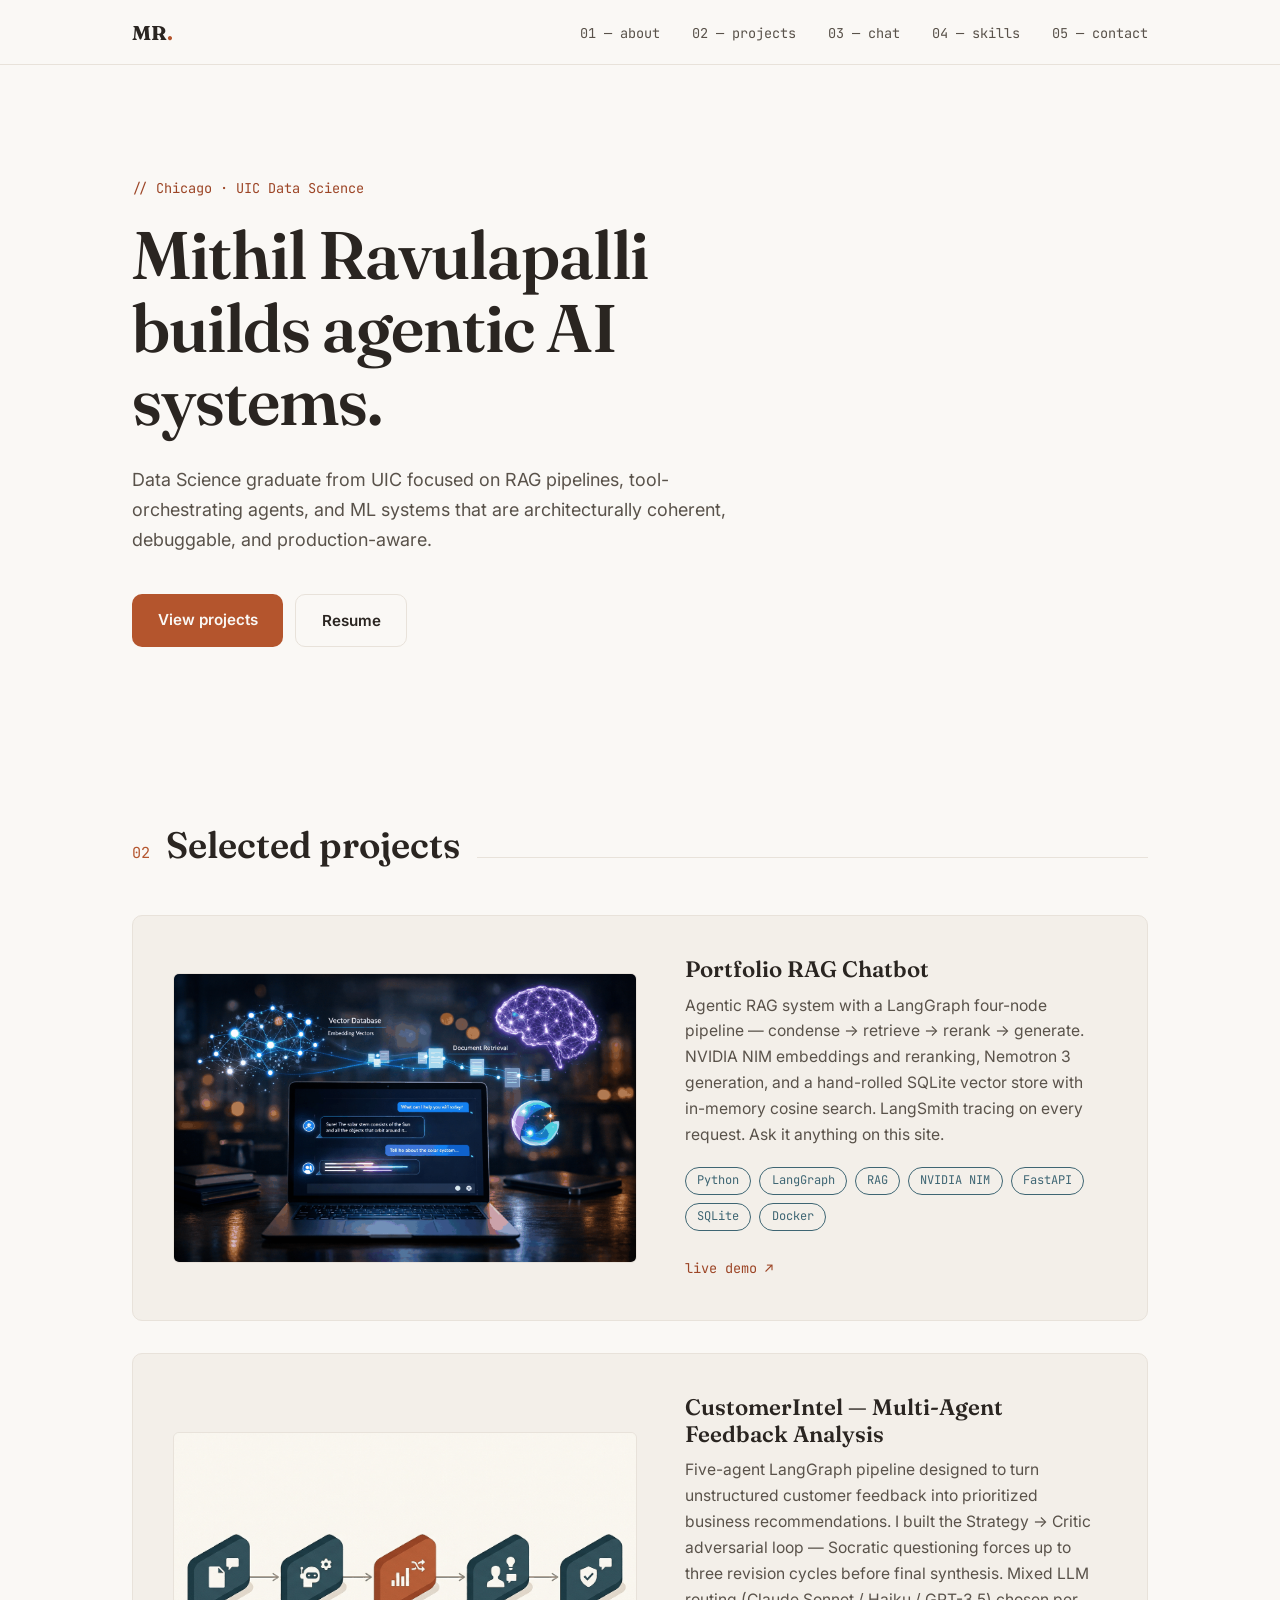
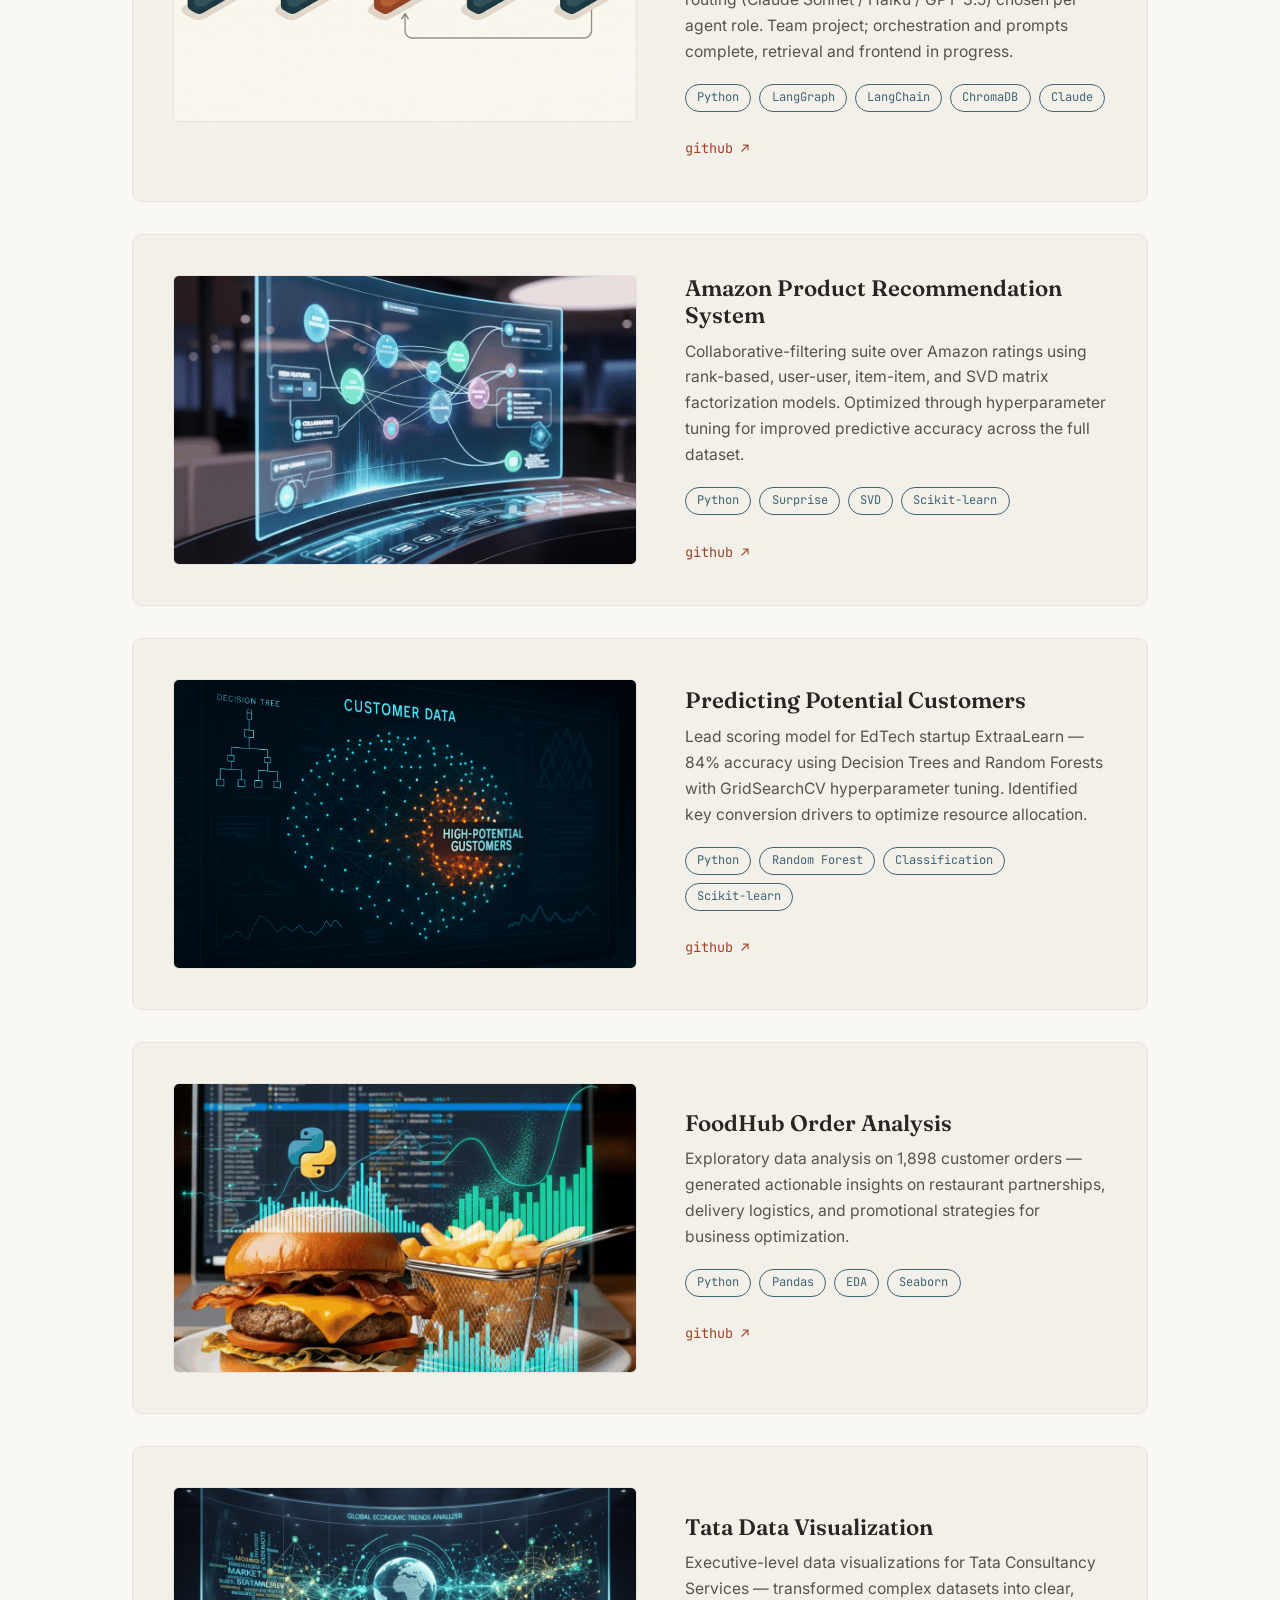
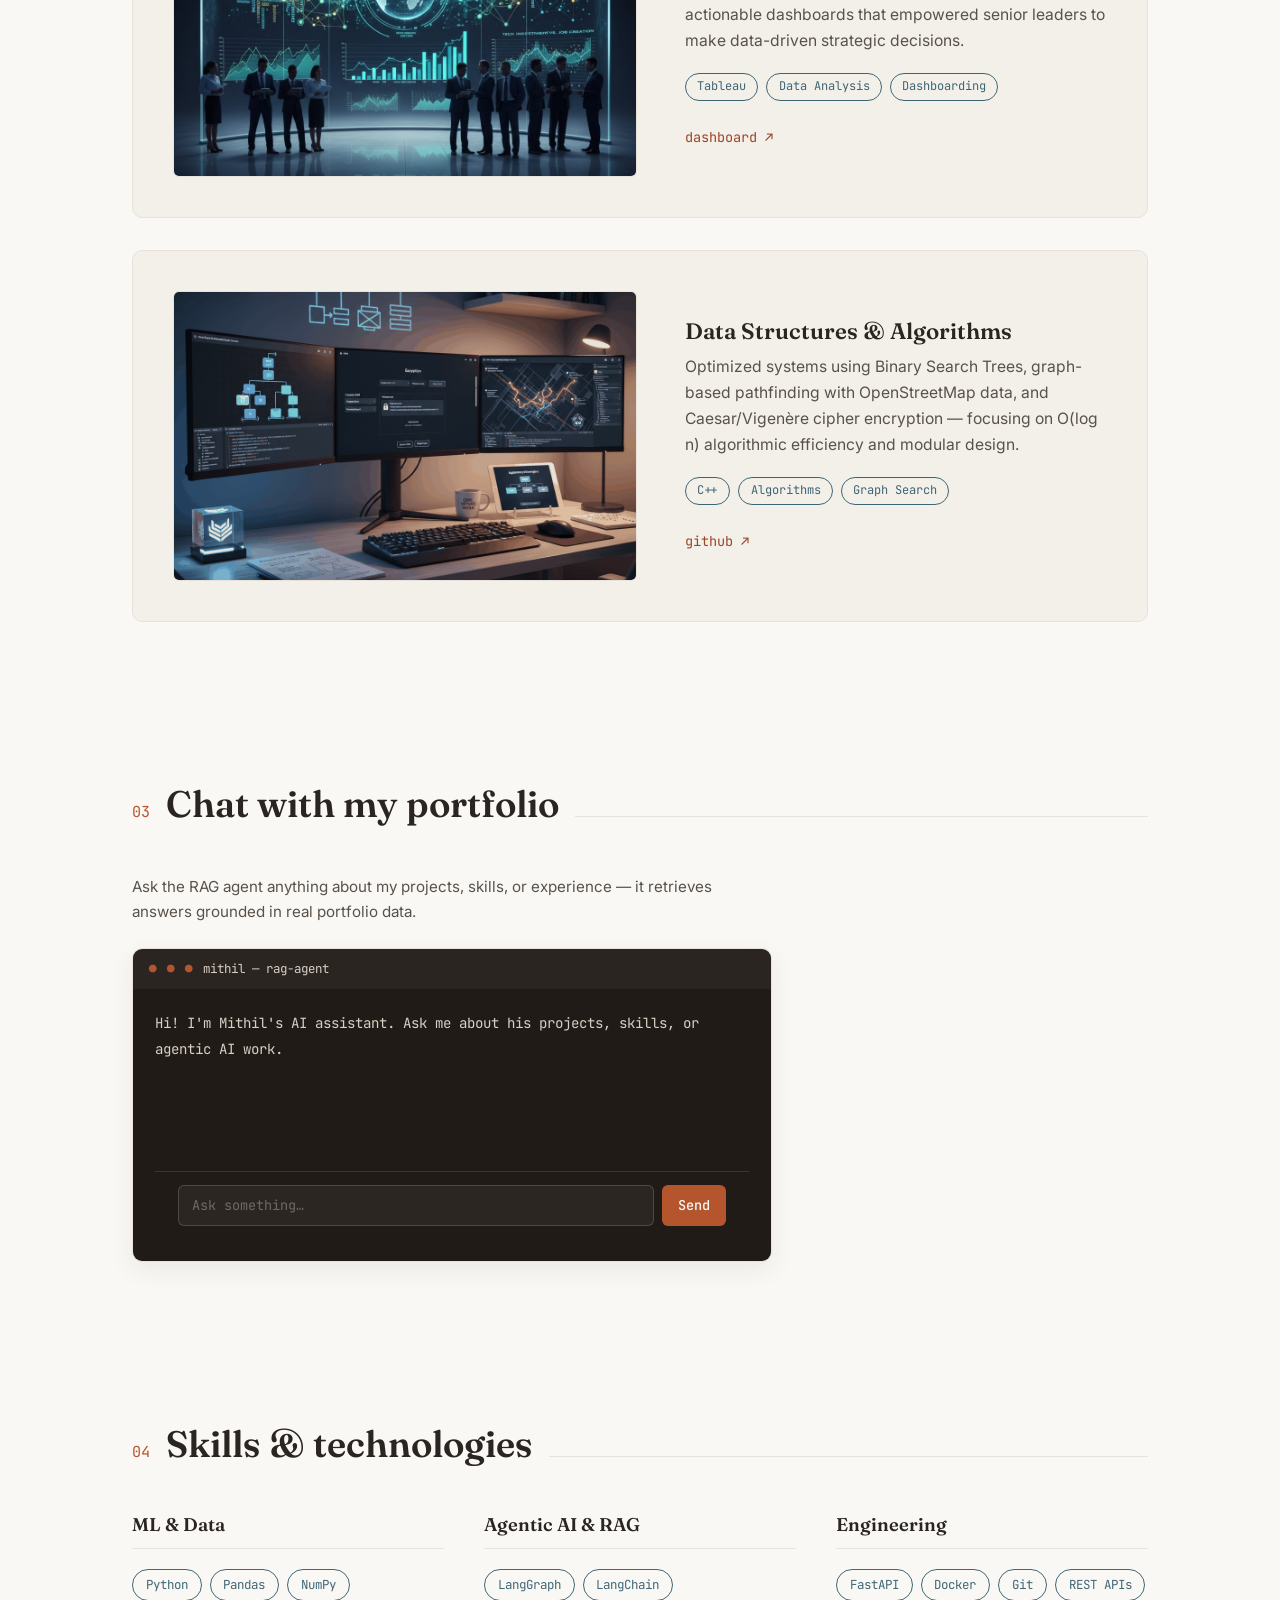
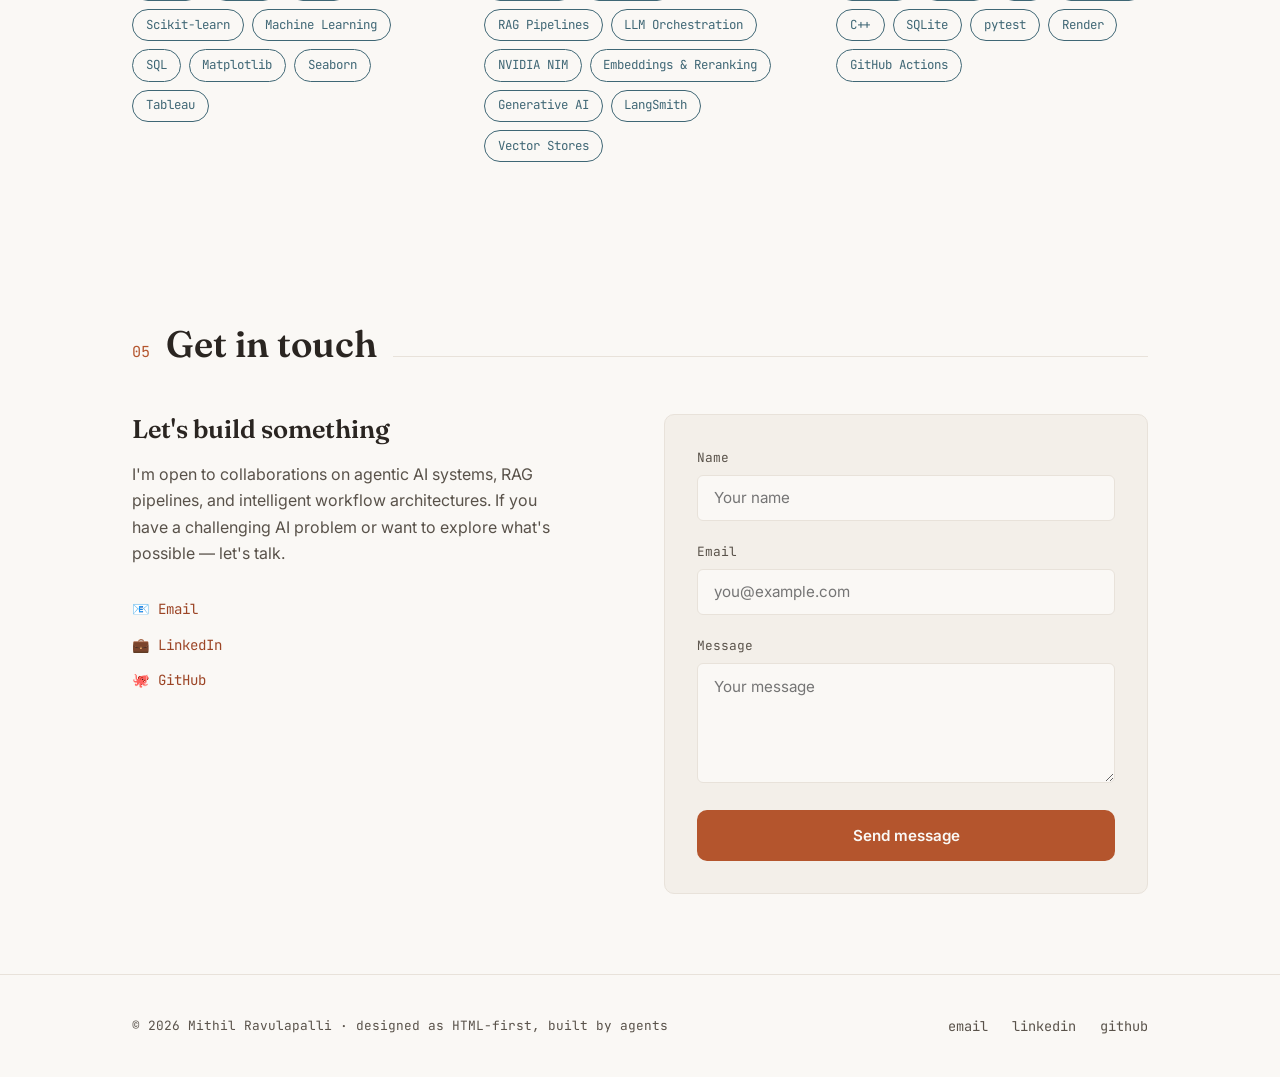
<file: index.html>
<!DOCTYPE html>
<html lang="en">

<head>
    <meta charset="UTF-8">
    <meta name="viewport" content="width=device-width, initial-scale=1.0">
    <title>Mithil Ravulapalli — Data Science Graduate & Agentic AI Builder</title>
    <meta name="description"
        content="Portfolio of Mithil Ravulapalli — Data Science graduate from UIC Chicago building agentic AI systems, RAG pipelines, and ML workflows.">

    <!-- Fonts: Fraunces (headings), Inter (body), JetBrains Mono (tech details) -->
    <link rel="preconnect" href="https://fonts.googleapis.com">
    <link rel="preconnect" href="https://fonts.gstatic.com" crossorigin>
    <link
        href="https://fonts.googleapis.com/css2?family=Fraunces:opsz,wght@9..144,600;9..144,700&family=Inter:wght@400;500;600&family=JetBrains+Mono:wght@400;500&display=swap"
        rel="stylesheet">

    <link rel="stylesheet" href="assets/css/style.css">

    <!-- Social sharing -->
    <meta property="og:title" content="Mithil Ravulapalli — Data Science Graduate & Agentic AI Builder">
    <meta property="og:description"
        content="Portfolio of Mithil Ravulapalli — agentic AI systems, RAG pipelines, and ML workflows.">
    <meta property="og:type" content="website">
    <meta property="og:url" content="https://mithil0723.github.io/">
    <meta property="og:image" content="https://mithil0723.github.io/project%20images/CustomerIntel.png">
    <meta name="twitter:card" content="summary_large_image">
</head>

<body>
    <!-- Skip to main content (a11y) -->
    <a href="#main" class="skip-link">Skip to main content</a>

    <!-- ============ NAV ============ -->
    <header>
        <div class="wrap">
            <nav>
                <a class="logo" href="#">MR<span>.</span></a>
                <ul class="nav-links" id="nav-links">
                    <li><a href="#about">01 — about</a></li>
                    <li><a href="#projects">02 — projects</a></li>
                    <li><a href="#chat">03 — chat</a></li>
                    <li><a href="#skills">04 — skills</a></li>
                    <li><a href="#contact">05 — contact</a></li>
                </ul>
                <div class="hamburger" id="hamburger" aria-label="Toggle navigation menu" role="button" tabindex="0">
                    <span class="bar"></span>
                    <span class="bar"></span>
                    <span class="bar"></span>
                </div>
            </nav>
        </div>
    </header>

    <!-- ============ MAIN ============ -->
    <main id="main" class="wrap">

        <!-- ============ HERO (asymmetric, editorial) ============ -->
        <section class="hero" id="about">
            <span class="kicker">// Chicago · UIC Data Science</span>
            <h1>Mithil Ravulapalli builds agentic AI systems.</h1>
            <p>Data Science graduate from UIC focused on RAG pipelines, tool-orchestrating agents, and ML systems
                that are architecturally coherent, debuggable, and production-aware.</p>
            <div class="hero-buttons">
                <a class="btn btn-primary" href="#projects">View projects</a>
                <a class="btn btn-ghost" href="assets/documents/resume.pdf" target="_blank">Resume</a>
            </div>
        </section>

        <!-- ============ 02 — PROJECTS (case-study rows) ============ -->
        <section id="projects">
            <div class="sec-head">
                <span class="sec-num">02</span>
                <h2>Selected projects</h2>
            </div>
            <div class="projects-stack">

                <!-- Project 1: RAG Chatbot -->
                <article class="project reveal">
                    <div class="shot">
                        <img loading="lazy" src="project images/RAG.png"
                            alt="Screenshot of the RAG AI Chatbot showing retrieval-augmented generation pipeline">
                    </div>
                    <div>
                        <h3>Portfolio RAG Chatbot</h3>
                        <p>Agentic RAG system with a LangGraph four-node pipeline — condense → retrieve → rerank →
                            generate. NVIDIA NIM embeddings and reranking, Nemotron 3 generation, and a hand-rolled
                            SQLite vector store with in-memory cosine search. LangSmith tracing on every request.
                            Ask it anything on this site.</p>
                        <div class="chips">
                            <span class="chip">Python</span>
                            <span class="chip">LangGraph</span>
                            <span class="chip">RAG</span>
                            <span class="chip">NVIDIA NIM</span>
                            <span class="chip">FastAPI</span>
                            <span class="chip">SQLite</span>
                            <span class="chip">Docker</span>
                        </div>
                        <div class="links">
                            <a href="#chat">live demo ↗</a>
                        </div>
                    </div>
                </article>

                <!-- Project 2: CustomerIntel -->
                <article class="project reveal">
                    <div class="shot">
                        <img loading="lazy" src="project images/CustomerIntel.png"
                            alt="Screenshot of CustomerIntel multi-agent system architecture showing five-agent LangGraph pipeline">
                    </div>
                    <div>
                        <h3>CustomerIntel — Multi-Agent Feedback Analysis</h3>
                        <p>Five-agent LangGraph pipeline designed to turn unstructured customer feedback into
                            prioritized business recommendations. I built the Strategy → Critic adversarial loop —
                            Socratic questioning forces up to three revision cycles before final synthesis. Mixed LLM
                            routing (Claude Sonnet / Haiku / GPT-3.5) chosen per agent role. Team project; orchestration
                            and prompts complete, retrieval and frontend in progress.</p>
                        <div class="chips">
                            <span class="chip">Python</span>
                            <span class="chip">LangGraph</span>
                            <span class="chip">LangChain</span>
                            <span class="chip">ChromaDB</span>
                            <span class="chip">Claude</span>
                        </div>
                        <div class="links">
                            <a href="https://github.com/Mithil0723/CustomerIntel" target="_blank"
                                rel="noopener">github ↗</a>
                        </div>
                    </div>
                </article>

                <!-- Project 3: Recommendation System -->
                <article class="project reveal">
                    <div class="shot">
                        <img loading="lazy" src="project images/Recommendation.png"
                            alt="Screenshot of the Amazon Product Recommendation System showing collaborative filtering results">
                    </div>
                    <div>
                        <h3>Amazon Product Recommendation System</h3>
                        <p>Collaborative-filtering suite over Amazon ratings using rank-based, user-user, item-item,
                            and SVD matrix factorization models. Optimized through hyperparameter tuning for improved
                            predictive accuracy across the full dataset.</p>
                        <div class="chips">
                            <span class="chip">Python</span>
                            <span class="chip">Surprise</span>
                            <span class="chip">SVD</span>
                            <span class="chip">Scikit-learn</span>
                        </div>
                        <div class="links">
                            <a href="https://github.com/Mithil0723/Recommendation-System" target="_blank"
                                rel="noopener">github ↗</a>
                        </div>
                    </div>
                </article>

                <!-- Project 4: Predictive Analysis -->
                <article class="project reveal">
                    <div class="shot">
                        <img loading="lazy" src="project images/Predictive analysis.png"
                            alt="Screenshot of the lead scoring model showing 84% accuracy with decision tree visualization">
                    </div>
                    <div>
                        <h3>Predicting Potential Customers</h3>
                        <p>Lead scoring model for EdTech startup ExtraaLearn — 84% accuracy using Decision Trees and
                            Random Forests with GridSearchCV hyperparameter tuning. Identified key conversion drivers
                            to optimize resource allocation.</p>
                        <div class="chips">
                            <span class="chip">Python</span>
                            <span class="chip">Random Forest</span>
                            <span class="chip">Classification</span>
                            <span class="chip">Scikit-learn</span>
                        </div>
                        <div class="links">
                            <a href="https://github.com/Mithil0723/Predicting-Potential-Customers" target="_blank"
                                rel="noopener">github ↗</a>
                        </div>
                    </div>
                </article>

                <!-- Project 5: FoodHub Analysis -->
                <article class="project reveal">
                    <div class="shot">
                        <img loading="lazy" src="project images/FoodHub.png"
                            alt="Screenshot of the FoodHub order analysis showing data visualizations and insights">
                    </div>
                    <div>
                        <h3>FoodHub Order Analysis</h3>
                        <p>Exploratory data analysis on 1,898 customer orders — generated actionable insights on
                            restaurant partnerships, delivery logistics, and promotional strategies for business
                            optimization.</p>
                        <div class="chips">
                            <span class="chip">Python</span>
                            <span class="chip">Pandas</span>
                            <span class="chip">EDA</span>
                            <span class="chip">Seaborn</span>
                        </div>
                        <div class="links">
                            <a href="https://github.com/Mithil0723/Food-Hub-Order-Analysis" target="_blank"
                                rel="noopener">github ↗</a>
                        </div>
                    </div>
                </article>

                <!-- Project 6: Tata Data Visualization -->
                <article class="project reveal">
                    <div class="shot">
                        <img loading="lazy" src="project images/tata.jpg"
                            alt="Screenshot of the Tata data visualization dashboard with executive insights">
                    </div>
                    <div>
                        <h3>Tata Data Visualization</h3>
                        <p>Executive-level data visualizations for Tata Consultancy Services — transformed complex
                            datasets into clear, actionable dashboards that empowered senior leaders to make
                            data-driven strategic decisions.</p>
                        <div class="chips">
                            <span class="chip">Tableau</span>
                            <span class="chip">Data Analysis</span>
                            <span class="chip">Dashboarding</span>
                        </div>
                        <div class="links">
                            <a href="https://lookerstudio.google.com/reporting/f6717d30-9776-40eb-8e11-dbb543bf7399"
                                target="_blank" rel="noopener">dashboard ↗</a>
                        </div>
                    </div>
                </article>

                <!-- Project 7: DSA -->
                <article class="project reveal">
                    <div class="shot">
                        <img loading="lazy" src="project images/DSA.png"
                            alt="Screenshot of data structures and algorithms implementations">
                    </div>
                    <div>
                        <h3>Data Structures & Algorithms</h3>
                        <p>Optimized systems using Binary Search Trees, graph-based pathfinding with OpenStreetMap
                            data, and Caesar/Vigenère cipher encryption — focusing on O(log n) algorithmic efficiency
                            and modular design.</p>
                        <div class="chips">
                            <span class="chip">C++</span>
                            <span class="chip">Algorithms</span>
                            <span class="chip">Graph Search</span>
                        </div>
                        <div class="links">
                            <a href="https://github.com/Mithil0723/DSA" target="_blank" rel="noopener">github ↗</a>
                        </div>
                    </div>
                </article>

            </div>
        </section>

        <!-- ============ 03 — CHAT (terminal-framed live demo) ============ -->
        <section id="chat">
            <div class="sec-head">
                <span class="sec-num">03</span>
                <h2>Chat with my portfolio</h2>
            </div>
            <div class="chat-section-inner">
                <p style="color: var(--ink-muted); margin-bottom: 1.5rem; font-size: .95rem;">
                    Ask the RAG agent anything about my projects, skills, or experience — it retrieves answers
                    grounded in real portfolio data.
                </p>
                <div class="terminal">
                    <div class="term-bar">mithil — rag-agent</div>
                    <div class="term-body">
                        <div id="chat-messages" class="chat-messages">
                            <div class="a">Hi! I'm Mithil's AI assistant. Ask me about his projects, skills, or
                                agentic AI work.</div>
                        </div>
                        <div class="chat-input-wrap">
                            <input type="text" id="chat-input" placeholder="Ask something…"
                                aria-label="Type a message to the AI assistant">
                            <button id="send-btn" aria-label="Send message">Send</button>
                        </div>
                    </div>
                </div>
            </div>
        </section>

        <!-- ============ 04 — SKILLS (three columns, mono chips) ============ -->
        <section id="skills">
            <div class="sec-head">
                <span class="sec-num">04</span>
                <h2>Skills & technologies</h2>
            </div>
            <div class="skills-columns">
                <div class="skill-col">
                    <h3>ML & Data</h3>
                    <div class="skill-chips">
                        <span class="skill-chip">Python</span>
                        <span class="skill-chip">Pandas</span>
                        <span class="skill-chip">NumPy</span>
                        <span class="skill-chip">Scikit-learn</span>
                        <span class="skill-chip">Machine Learning</span>
                        <span class="skill-chip">SQL</span>
                        <span class="skill-chip">Matplotlib</span>
                        <span class="skill-chip">Seaborn</span>
                        <span class="skill-chip">Tableau</span>
                    </div>
                </div>
                <div class="skill-col">
                    <h3>Agentic AI & RAG</h3>
                    <div class="skill-chips">
                        <span class="skill-chip">LangGraph</span>
                        <span class="skill-chip">LangChain</span>
                        <span class="skill-chip">RAG Pipelines</span>
                        <span class="skill-chip">LLM Orchestration</span>
                        <span class="skill-chip">NVIDIA NIM</span>
                        <span class="skill-chip">Embeddings &amp; Reranking</span>
                        <span class="skill-chip">Generative AI</span>
                        <span class="skill-chip">LangSmith</span>
                        <span class="skill-chip">Vector Stores</span>
                    </div>
                </div>
                <div class="skill-col">
                    <h3>Engineering</h3>
                    <div class="skill-chips">
                        <span class="skill-chip">FastAPI</span>
                        <span class="skill-chip">Docker</span>
                        <span class="skill-chip">Git</span>
                        <span class="skill-chip">REST APIs</span>
                        <span class="skill-chip">C++</span>
                        <span class="skill-chip">SQLite</span>
                        <span class="skill-chip">pytest</span>
                        <span class="skill-chip">Render</span>
                        <span class="skill-chip">GitHub Actions</span>
                    </div>
                </div>
            </div>
        </section>

        <!-- ============ 05 — CONTACT ============ -->
        <section id="contact">
            <div class="sec-head">
                <span class="sec-num">05</span>
                <h2>Get in touch</h2>
            </div>
            <div class="contact-grid">
                <div class="contact-info">
                    <h3>Let's build something</h3>
                    <p>
                        I'm open to collaborations on agentic AI systems, RAG pipelines,
                        and intelligent workflow architectures. If you have a challenging
                        AI problem or want to explore what's possible — let's talk.
                    </p>
                    <div class="social-links">
                        <a href="mailto:vsm.ravulapalli@gmail.com" class="social-link">📧 Email</a>
                        <a href="https://www.linkedin.com/in/mithil-ravulapalli/" class="social-link"
                            target="_blank" rel="noopener">💼 LinkedIn</a>
                        <a href="https://github.com/Mithil0723" class="social-link" target="_blank"
                            rel="noopener">🐙 GitHub</a>
                    </div>
                </div>
                <div class="contact-form-container">
                    <form action="https://formspree.io/f/xjkkerbj" method="POST" class="contact-form">
                        <div class="form-group">
                            <label for="contact-name">Name</label>
                            <input type="text" id="contact-name" name="name" placeholder="Your name" required>
                        </div>
                        <div class="form-group">
                            <label for="contact-email">Email</label>
                            <input type="email" id="contact-email" name="email" placeholder="you@example.com"
                                required>
                        </div>
                        <div class="form-group">
                            <label for="contact-message">Message</label>
                            <textarea id="contact-message" name="message" placeholder="Your message"
                                required></textarea>
                        </div>
                        <button type="submit" class="btn btn-primary">Send message</button>
                    </form>
                </div>
            </div>
        </section>

    </main>

    <!-- ============ FOOTER ============ -->
    <footer>
        <div class="wrap">
            <div class="footer-inner">
                <span>© 2026 Mithil Ravulapalli · designed as HTML-first, built by agents</span>
                <div class="footer-socials">
                    <a href="mailto:vsm.ravulapalli@gmail.com">email</a>
                    <a href="https://www.linkedin.com/in/mithil-ravulapalli/" target="_blank"
                        rel="noopener">linkedin</a>
                    <a href="https://github.com/Mithil0723" target="_blank" rel="noopener">github</a>
                </div>
            </div>
        </div>
    </footer>

    <script src="frontend-helpers.js"></script>
    <script src="assets/js/script.js"></script>
</body>

</html>
</file>
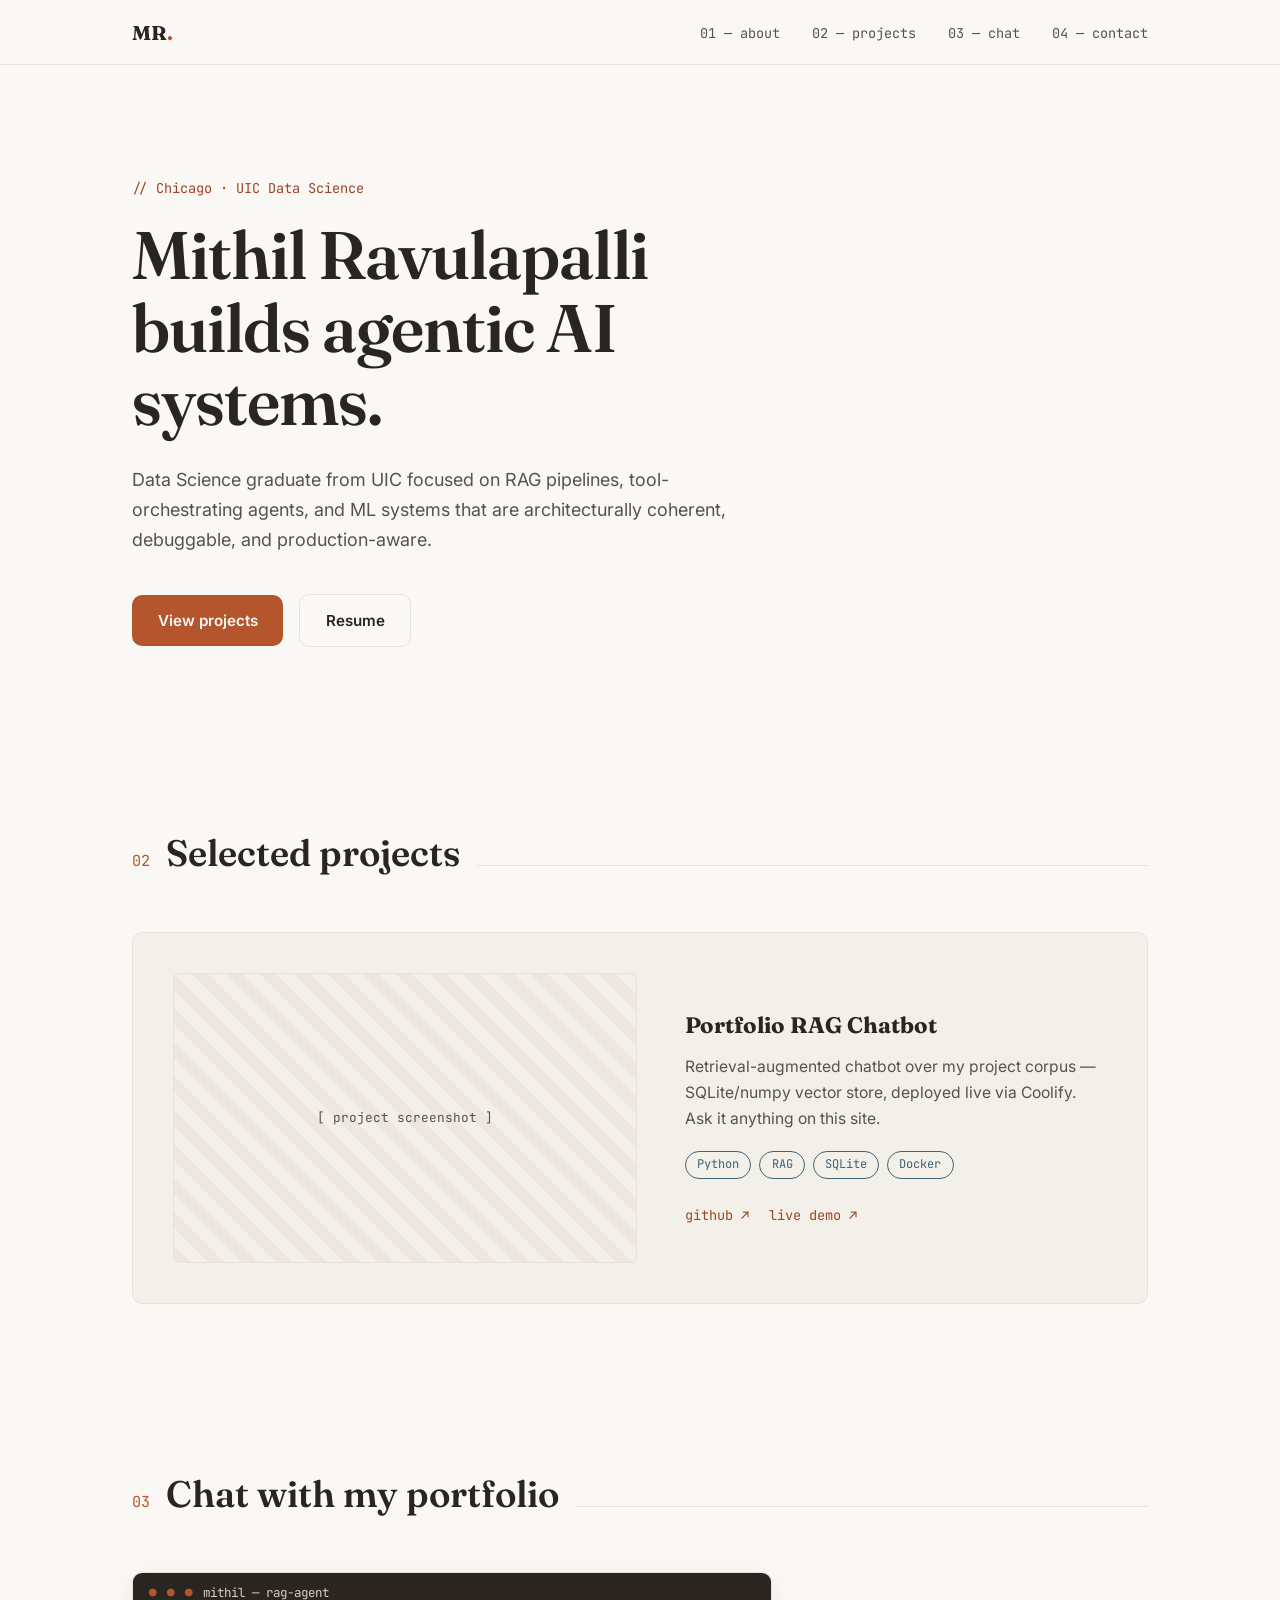
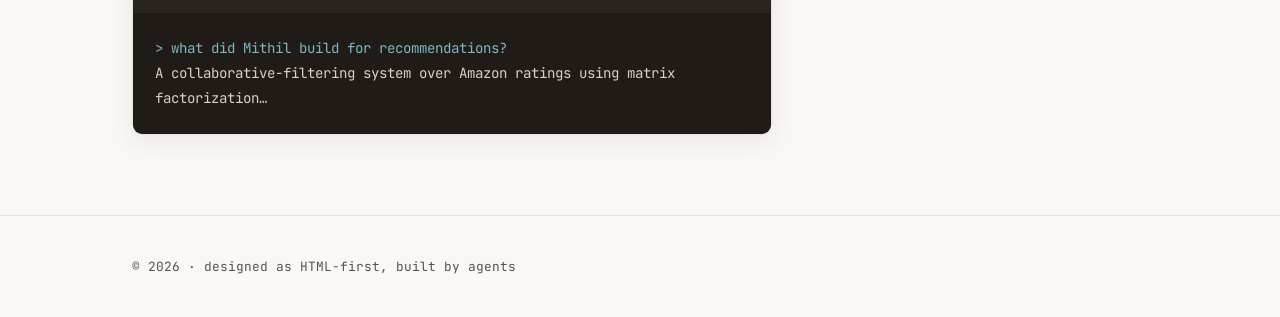
<file: design-mockup.html>
<!DOCTYPE html>
<html lang="en">
<head>
<meta charset="UTF-8">
<meta name="viewport" content="width=device-width, initial-scale=1.0">
<title>Design Mockup — Makeover Target (see DESIGN_BRIEF.md)</title>
<link rel="preconnect" href="https://fonts.googleapis.com">
<link rel="preconnect" href="https://fonts.gstatic.com" crossorigin>
<link href="https://fonts.googleapis.com/css2?family=Fraunces:opsz,wght@9..144,600;9..144,700&family=Inter:wght@400;500;600&family=JetBrains+Mono:wght@400;500&display=swap" rel="stylesheet">
<style>
  /* ============ TOKENS (canonical — copy into style.css) ============ */
  :root {
    --bg: #FAF8F5;
    --bg-raised: #F3EFE9;
    --border: #E8E2DA;
    --ink: #2A2521;
    --ink-muted: #59524A;
    --accent: #B4552D;
    --accent-strong: #9C4526;
    --tech: #1F4E5F;

    --font-heading: 'Fraunces', Georgia, serif;
    --font-body: 'Inter', system-ui, sans-serif;
    --font-mono: 'JetBrains Mono', ui-monospace, monospace;

    --radius: 10px;
    --maxw: 1080px;
  }

  * { margin: 0; padding: 0; box-sizing: border-box; }
  body {
    background: var(--bg);
    color: var(--ink);
    font-family: var(--font-body);
    line-height: 1.65;
    -webkit-font-smoothing: antialiased;
  }
  .wrap { max-width: var(--maxw); margin: 0 auto; padding: 0 2rem; }

  /* ============ NAV ============ */
  header {
    border-bottom: 1px solid var(--border);
    position: sticky; top: 0; background: rgba(250,248,245,.92);
    backdrop-filter: blur(6px); z-index: 10;
  }
  nav { display: flex; align-items: center; justify-content: space-between; height: 64px; }
  .logo { font-family: var(--font-heading); font-weight: 700; font-size: 1.25rem; color: var(--ink); text-decoration: none; }
  .logo span { color: var(--accent); }
  .nav-links { display: flex; gap: 2rem; list-style: none; }
  .nav-links a {
    color: var(--ink-muted); text-decoration: none;
    font-family: var(--font-mono); font-size: .85rem;
  }
  .nav-links a:hover, .nav-links a:focus-visible { color: var(--accent-strong); }
  a:focus-visible, button:focus-visible { outline: 2px solid var(--accent); outline-offset: 3px; }

  /* ============ HERO (asymmetric, editorial) ============ */
  .hero { padding: 7rem 0 6rem; }
  .kicker {
    font-family: var(--font-mono); font-size: .85rem; color: var(--accent-strong);
    display: block; margin-bottom: 1.25rem;
  }
  h1 {
    font-family: var(--font-heading); font-weight: 600;
    font-size: clamp(2.6rem, 6vw, 4.2rem); line-height: 1.08;
    letter-spacing: -0.015em; max-width: 16ch;
  }
  .hero p {
    margin: 1.75rem 0 2.5rem; max-width: 54ch;
    font-size: 1.125rem; color: var(--ink-muted);
  }
  .btn {
    display: inline-block; padding: .8rem 1.6rem; border-radius: var(--radius);
    font-weight: 600; font-size: .95rem; text-decoration: none;
    transition: transform .18s ease, box-shadow .18s ease;
  }
  .btn:hover { transform: translateY(-2px); }
  .btn-primary { background: var(--accent); color: #FAF8F5; }
  .btn-primary:hover { background: var(--accent-strong); box-shadow: 0 6px 18px rgba(180,85,45,.25); }
  .btn-ghost { color: var(--ink); border: 1px solid var(--border); margin-left: .75rem; background: transparent; }
  .btn-ghost:hover { border-color: var(--accent); color: var(--accent-strong); }

  /* ============ SECTION HEADING PATTERN ============ */
  section { padding: 5rem 0; }
  .sec-head { display: flex; align-items: baseline; gap: 1rem; margin-bottom: 3rem; }
  .sec-num { font-family: var(--font-mono); color: var(--accent); font-size: .95rem; }
  h2 { font-family: var(--font-heading); font-weight: 600; font-size: clamp(1.7rem, 3.5vw, 2.3rem); }
  .sec-head::after { content: ""; flex: 1; height: 1px; background: var(--border); }

  /* ============ PROJECT ROW (replaces modal cards) ============ */
  .project {
    display: grid; grid-template-columns: 1.1fr 1fr; gap: 3rem;
    align-items: center; padding: 2.5rem; border: 1px solid var(--border);
    border-radius: var(--radius); background: var(--bg-raised);
    transition: transform .18s ease, box-shadow .18s ease;
  }
  .project:hover { transform: translateY(-4px); box-shadow: 0 10px 28px rgba(42,37,33,.08); }
  .project .shot {
    aspect-ratio: 16/10; border-radius: 6px; border: 1px solid var(--border);
    background: repeating-linear-gradient(45deg, #EDE7DF, #EDE7DF 12px, #F3EFE9 12px, #F3EFE9 24px);
    display: grid; place-items: center; color: var(--ink-muted);
    font-family: var(--font-mono); font-size: .8rem;
  }
  .project h3 { font-family: var(--font-heading); font-size: 1.4rem; margin-bottom: .6rem; }
  .project p { color: var(--ink-muted); font-size: .98rem; margin-bottom: 1.2rem; }
  .chips { display: flex; flex-wrap: wrap; gap: .5rem; margin-bottom: 1.4rem; }
  .chip {
    font-family: var(--font-mono); font-size: .75rem; color: var(--tech);
    border: 1px solid var(--tech); border-radius: 999px; padding: .2rem .7rem;
    opacity: .85;
  }
  .links a {
    font-family: var(--font-mono); font-size: .85rem; color: var(--accent-strong);
    text-decoration: none; margin-right: 1.25rem;
  }
  .links a:hover { text-decoration: underline; }

  /* ============ CHAT DEMO FRAME (tech texture) ============ */
  .terminal {
    border: 1px solid var(--border); border-radius: var(--radius); overflow: hidden;
    max-width: 640px; box-shadow: 0 8px 24px rgba(42,37,33,.07);
  }
  .term-bar {
    background: var(--ink); padding: .6rem 1rem;
    font-family: var(--font-mono); font-size: .78rem; color: #D9CFC4;
  }
  .term-bar::before { content: "● ● ●  "; color: var(--accent); letter-spacing: 2px; }
  .term-body { background: #201B17; padding: 1.4rem; font-family: var(--font-mono); font-size: .88rem; line-height: 1.8; }
  .term-body .q { color: #7FB5C4; }
  .term-body .a { color: #D9CFC4; }

  footer { border-top: 1px solid var(--border); padding: 2.5rem 0; color: var(--ink-muted); font-family: var(--font-mono); font-size: .8rem; }

  @media (max-width: 760px) {
    .project { grid-template-columns: 1fr; }
    .nav-links { display: none; }
  }
  @media (prefers-reduced-motion: reduce) {
    * { transition: none !important; }
  }
</style>
</head>
<body>

<header>
  <div class="wrap"><nav>
    <a class="logo" href="#">MR<span>.</span></a>
    <ul class="nav-links">
      <li><a href="#">01 — about</a></li>
      <li><a href="#">02 — projects</a></li>
      <li><a href="#">03 — chat</a></li>
      <li><a href="#">04 — contact</a></li>
    </ul>
  </nav></div>
</header>

<main class="wrap">

  <section class="hero">
    <span class="kicker">// Chicago · UIC Data Science</span>
    <h1>Mithil Ravulapalli builds agentic AI systems.</h1>
    <p>Data Science graduate from UIC focused on RAG pipelines, tool-orchestrating agents, and ML systems that are architecturally coherent, debuggable, and production-aware.</p>
    <a class="btn btn-primary" href="#">View projects</a>
    <a class="btn btn-ghost" href="#">Resume</a>
  </section>

  <section>
    <div class="sec-head"><span class="sec-num">02</span><h2>Selected projects</h2></div>
    <article class="project">
      <div class="shot">[ project screenshot ]</div>
      <div>
        <h3>Portfolio RAG Chatbot</h3>
        <p>Retrieval-augmented chatbot over my project corpus — SQLite/numpy vector store, deployed live via Coolify. Ask it anything on this site.</p>
        <div class="chips"><span class="chip">Python</span><span class="chip">RAG</span><span class="chip">SQLite</span><span class="chip">Docker</span></div>
        <div class="links"><a href="#">github ↗</a><a href="#">live demo ↗</a></div>
      </div>
    </article>
  </section>

  <section>
    <div class="sec-head"><span class="sec-num">03</span><h2>Chat with my portfolio</h2></div>
    <div class="terminal">
      <div class="term-bar">mithil — rag-agent</div>
      <div class="term-body">
        <div class="q">&gt; what did Mithil build for recommendations?</div>
        <div class="a">A collaborative-filtering system over Amazon ratings using matrix factorization…</div>
      </div>
    </div>
  </section>

</main>

<footer><div class="wrap">© 2026 · designed as HTML-first, built by agents</div></footer>

</body>
</html>
</file>
<file: assets/css/style.css>
/*-----------------------------------*\
 * #CUSTOM PROPERTIES — tokens from design-mockup.html (verbatim)
\*-----------------------------------*/

:root {
    --bg: #FAF8F5;
    --bg-raised: #F3EFE9;
    --border: #E8E2DA;
    --ink: #2A2521;
    --ink-muted: #59524A;
    --accent: #B4552D;
    --accent-strong: #9C4526;
    --tech: #1F4E5F;

    --font-heading: 'Fraunces', Georgia, serif;
    --font-body: 'Inter', system-ui, sans-serif;
    --font-mono: 'JetBrains Mono', ui-monospace, monospace;

    --radius: 10px;
    --maxw: 1080px;
}

/*-----------------------------------*\
 * #RESET
\*-----------------------------------*/

*,
*::before,
*::after {
    box-sizing: border-box;
    margin: 0;
    padding: 0;
}

html {
    scroll-behavior: smooth;
}

body {
    background: var(--bg);
    color: var(--ink);
    font-family: var(--font-body);
    line-height: 1.65;
    -webkit-font-smoothing: antialiased;
}

h1,
h2,
h3 {
    font-family: var(--font-heading);
    font-weight: 600;
    line-height: 1.2;
}

a {
    color: inherit;
    text-decoration: none;
}

ul {
    list-style: none;
}

button {
    background: none;
    border: none;
    font: inherit;
    cursor: pointer;
}

img {
    max-width: 100%;
    height: auto;
    display: block;
}

/*-----------------------------------*\
 * #SKIP LINK (Accessibility)
\*-----------------------------------*/

.skip-link {
    position: absolute;
    top: -100%;
    left: 1rem;
    background: var(--accent);
    color: var(--bg);
    padding: 0.5rem 1rem;
    border-radius: var(--radius);
    font-weight: 600;
    z-index: 200;
    transition: top 0.2s ease;
}

.skip-link:focus {
    top: 1rem;
}

/*-----------------------------------*\
 * #FOCUS VISIBLE (Accessibility)
\*-----------------------------------*/

a:focus-visible,
button:focus-visible,
input:focus-visible,
textarea:focus-visible,
[tabindex]:focus-visible {
    outline: 2px solid var(--accent);
    outline-offset: 3px;
}

/*-----------------------------------*\
 * #LAYOUT
\*-----------------------------------*/

.wrap {
    max-width: var(--maxw);
    margin: 0 auto;
    padding: 0 2rem;
}

/*-----------------------------------*\
 * #HEADER & NAVIGATION
\*-----------------------------------*/

header {
    border-bottom: 1px solid var(--border);
    position: sticky;
    top: 0;
    background: rgba(250, 248, 245, .92);
    backdrop-filter: blur(6px);
    -webkit-backdrop-filter: blur(6px);
    z-index: 100;
}

nav {
    display: flex;
    align-items: center;
    justify-content: space-between;
    height: 64px;
}

.logo {
    font-family: var(--font-heading);
    font-weight: 700;
    font-size: 1.25rem;
    color: var(--ink);
    text-decoration: none;
}

.logo span {
    color: var(--accent);
}

.nav-links {
    display: flex;
    gap: 2rem;
    list-style: none;
}

.nav-links a {
    color: var(--ink-muted);
    text-decoration: none;
    font-family: var(--font-mono);
    font-size: .85rem;
    transition: color 0.18s ease;
}

.nav-links a:hover,
.nav-links a:focus-visible {
    color: var(--accent-strong);
}

/* Mobile hamburger */
.hamburger {
    display: none;
    cursor: pointer;
    flex-direction: column;
    gap: 5px;
}

.bar {
    display: block;
    width: 25px;
    height: 3px;
    background-color: var(--ink);
    transition: all 0.3s ease-in-out;
    border-radius: 2px;
}

/*-----------------------------------*\
 * #HERO SECTION (asymmetric, editorial)
\*-----------------------------------*/

.hero {
    padding: 7rem 0 6rem;
}

.kicker {
    font-family: var(--font-mono);
    font-size: .85rem;
    color: var(--accent-strong);
    display: block;
    margin-bottom: 1.25rem;
}

h1 {
    font-family: var(--font-heading);
    font-weight: 600;
    font-size: clamp(2.6rem, 6vw, 4.2rem);
    line-height: 1.08;
    letter-spacing: -0.015em;
    max-width: 16ch;
    color: var(--ink);
}

.hero p {
    margin: 1.75rem 0 2.5rem;
    max-width: 54ch;
    font-size: 1.125rem;
    color: var(--ink-muted);
}

.hero-buttons {
    display: flex;
    gap: 0.75rem;
    flex-wrap: wrap;
}

/*-----------------------------------*\
 * #BUTTONS
\*-----------------------------------*/

.btn {
    display: inline-block;
    padding: .8rem 1.6rem;
    border-radius: var(--radius);
    font-weight: 600;
    font-size: .95rem;
    text-decoration: none;
    transition: transform .18s ease, box-shadow .18s ease, background .18s ease, border-color .18s ease, color .18s ease;
    cursor: pointer;
}

.btn:hover {
    transform: translateY(-2px);
}

.btn-primary {
    background: var(--accent);
    color: #FAF8F5;
    border: none;
}

.btn-primary:hover {
    background: var(--accent-strong);
    box-shadow: 0 6px 18px rgba(180, 85, 45, .25);
}

.btn-ghost {
    color: var(--ink);
    border: 1px solid var(--border);
    background: transparent;
}

.btn-ghost:hover {
    border-color: var(--accent);
    color: var(--accent-strong);
}

/*-----------------------------------*\
 * #SECTION HEADING PATTERN
\*-----------------------------------*/

section {
    padding: 5rem 0;
}

.sec-head {
    display: flex;
    align-items: baseline;
    gap: 1rem;
    margin-bottom: 3rem;
}

.sec-num {
    font-family: var(--font-mono);
    color: var(--accent);
    font-size: .95rem;
}

h2 {
    font-family: var(--font-heading);
    font-weight: 600;
    font-size: clamp(1.7rem, 3.5vw, 2.3rem);
}

.sec-head::after {
    content: "";
    flex: 1;
    height: 1px;
    background: var(--border);
}

/*-----------------------------------*\
 * #PROJECT ROWS (replaces modal cards)
\*-----------------------------------*/

.projects-stack {
    display: flex;
    flex-direction: column;
    gap: 2rem;
}

.project {
    display: grid;
    grid-template-columns: 1.1fr 1fr;
    gap: 3rem;
    align-items: center;
    padding: 2.5rem;
    border: 1px solid var(--border);
    border-radius: var(--radius);
    background: var(--bg-raised);
    transition: transform .18s ease, box-shadow .18s ease;
}

.project:hover {
    transform: translateY(-4px);
    box-shadow: 0 10px 28px rgba(42, 37, 33, .08);
}

.project .shot {
    width: 100%;
    aspect-ratio: 16/10;
    border-radius: 6px;
    border: 1px solid var(--border);
    overflow: hidden;
    background: var(--bg);
}

.project .shot img {
    width: 100%;
    height: 100%;
    object-fit: cover;
}

.project h3 {
    font-family: var(--font-heading);
    font-size: 1.4rem;
    margin-bottom: .6rem;
    color: var(--ink);
}

.project p {
    color: var(--ink-muted);
    font-size: .98rem;
    margin-bottom: 1.2rem;
    line-height: 1.65;
}

.chips {
    display: flex;
    flex-wrap: wrap;
    gap: .5rem;
    margin-bottom: 1.4rem;
}

.chip {
    font-family: var(--font-mono);
    font-size: .75rem;
    color: var(--tech);
    border: 1px solid var(--tech);
    border-radius: 999px;
    padding: .2rem .7rem;
    opacity: .85;
}

.links a {
    font-family: var(--font-mono);
    font-size: .85rem;
    color: var(--accent-strong);
    text-decoration: none;
    margin-right: 1.25rem;
    transition: color 0.18s ease;
}

.links a:hover {
    text-decoration: underline;
}

/*-----------------------------------*\
 * #CHAT DEMO FRAME (tech texture)
\*-----------------------------------*/

.chat-section-inner {
    max-width: 640px;
}

.terminal {
    border: 1px solid var(--border);
    border-radius: var(--radius);
    overflow: hidden;
    max-width: 640px;
    box-shadow: 0 8px 24px rgba(42, 37, 33, .07);
}

.term-bar {
    background: var(--ink);
    padding: .6rem 1rem;
    font-family: var(--font-mono);
    font-size: .78rem;
    color: #D9CFC4;
}

.term-bar::before {
    content: "● ● ●  ";
    color: var(--accent);
    letter-spacing: 2px;
}

.term-body {
    background: #201B17;
    padding: 1.4rem;
    font-family: var(--font-mono);
    font-size: .88rem;
    line-height: 1.8;
    min-height: 200px;
}

.term-body .q {
    color: #7FB5C4;
}

.term-body .a {
    color: #D9CFC4;
}

/* Live chat input area within terminal */
.chat-input-wrap {
    display: flex;
    gap: .5rem;
    padding: .8rem 1.4rem;
    background: #201B17;
    border-top: 1px solid rgba(217, 207, 196, 0.15);
}

.chat-input-wrap input {
    flex: 1;
    background: rgba(255, 255, 255, 0.05);
    border: 1px solid rgba(217, 207, 196, 0.2);
    border-radius: 6px;
    padding: .5rem .8rem;
    color: #D9CFC4;
    font-family: var(--font-mono);
    font-size: .85rem;
}

.chat-input-wrap input::placeholder {
    color: rgba(217, 207, 196, 0.4);
}

.chat-input-wrap input:focus {
    outline: none;
    border-color: var(--accent);
}

.chat-input-wrap button {
    background: var(--accent);
    color: var(--bg);
    border: none;
    border-radius: 6px;
    padding: .5rem 1rem;
    font-family: var(--font-mono);
    font-size: .85rem;
    font-weight: 500;
    cursor: pointer;
    transition: background .18s ease;
}

.chat-input-wrap button:hover {
    background: var(--accent-strong);
}

/* Chat messages */
.chat-messages {
    display: flex;
    flex-direction: column;
    gap: 0.8rem;
    min-height: 160px;
    max-height: 320px;
    overflow-y: auto;
}

.chat-messages .q {
    color: #7FB5C4;
}

.chat-messages .a {
    color: #D9CFC4;
}

.chat-messages .error {
    color: #E07A4F;
}

/* Loading dots */
.loading-dots span {
    display: inline-block;
    width: 6px;
    height: 6px;
    margin: 0 2px;
    background: #7FB5C4;
    border-radius: 50%;
    animation: chatDot 1.4s infinite ease-in-out both;
}

.loading-dots span:nth-child(1) { animation-delay: -0.32s; }
.loading-dots span:nth-child(2) { animation-delay: -0.16s; }
.loading-dots span:nth-child(3) { animation-delay: 0s; }

@keyframes chatDot {
    0%, 80%, 100% { transform: scale(0); }
    40% { transform: scale(1); }
}

/*-----------------------------------*\
 * #SKILLS SECTION (three columns, mono chips)
\*-----------------------------------*/

.skills-columns {
    display: grid;
    grid-template-columns: repeat(3, 1fr);
    gap: 2.5rem;
}

.skill-col h3 {
    font-family: var(--font-heading);
    font-size: 1.15rem;
    margin-bottom: 1.25rem;
    padding-bottom: .75rem;
    border-bottom: 1px solid var(--border);
    color: var(--ink);
}

.skill-chips {
    display: flex;
    flex-wrap: wrap;
    gap: .5rem;
}

.skill-chip {
    font-family: var(--font-mono);
    font-size: .78rem;
    color: var(--tech);
    border: 1px solid var(--tech);
    border-radius: 999px;
    padding: .3rem .8rem;
    opacity: .85;
    transition: opacity .18s ease, background .18s ease;
}

.skill-chip:hover {
    opacity: 1;
    background: rgba(31, 78, 95, 0.08);
}

/*-----------------------------------*\
 * #CONTACT SECTION
\*-----------------------------------*/

.contact-grid {
    display: grid;
    grid-template-columns: 1fr 1fr;
    gap: 3rem;
    align-items: start;
}

.contact-info h3 {
    font-family: var(--font-heading);
    font-size: clamp(1.3rem, 2.5vw, 1.6rem);
    margin-bottom: 1rem;
}

.contact-info p {
    color: var(--ink-muted);
    margin-bottom: 2rem;
    max-width: 42ch;
}

.social-links {
    display: flex;
    flex-direction: column;
    gap: 0.75rem;
}

.social-link {
    font-family: var(--font-mono);
    font-size: .88rem;
    color: var(--accent-strong);
    text-decoration: none;
    transition: color .18s ease;
}

.social-link:hover {
    color: var(--accent);
    text-decoration: underline;
}

.contact-form-container {
    background: var(--bg-raised);
    padding: 2rem;
    border-radius: var(--radius);
    border: 1px solid var(--border);
}

.contact-form .form-group {
    margin-bottom: 1.25rem;
}

.contact-form label {
    display: block;
    font-family: var(--font-mono);
    font-size: .8rem;
    color: var(--ink-muted);
    margin-bottom: .4rem;
}

.contact-form input,
.contact-form textarea {
    width: 100%;
    padding: .8rem 1rem;
    background: var(--bg);
    border: 1px solid var(--border);
    border-radius: 6px;
    color: var(--ink);
    font-family: var(--font-body);
    font-size: .95rem;
    transition: border-color .18s ease;
}

.contact-form input:focus,
.contact-form textarea:focus {
    outline: none;
    border-color: var(--accent);
}

.contact-form textarea {
    min-height: 120px;
    resize: vertical;
}

.contact-form .btn {
    width: 100%;
}

/*-----------------------------------*\
 * #FOOTER
\*-----------------------------------*/

footer {
    border-top: 1px solid var(--border);
    padding: 2.5rem 0;
    color: var(--ink-muted);
    font-family: var(--font-mono);
    font-size: .8rem;
}

.footer-inner {
    display: flex;
    justify-content: space-between;
    align-items: center;
    flex-wrap: wrap;
    gap: 1rem;
}

.footer-socials {
    display: flex;
    gap: 1.5rem;
}

.footer-socials a {
    color: var(--ink-muted);
    font-family: var(--font-mono);
    font-size: .85rem;
    transition: color .18s ease;
}

.footer-socials a:hover {
    color: var(--accent-strong);
}

/*-----------------------------------*\
 * #REVEAL ANIMATION
\*-----------------------------------*/

.reveal {
    opacity: 0;
    transform: translateY(20px);
    transition: opacity 0.6s ease, transform 0.6s ease;
}

.reveal.revealed {
    opacity: 1;
    transform: translateY(0);
}

/*-----------------------------------*\
 * #RESPONSIVE
\*-----------------------------------*/

@media (max-width: 760px) {
    .project {
        grid-template-columns: 1fr;
    }

    .nav-links {
        display: none;
        position: fixed;
        top: 64px;
        left: 0;
        right: 0;
        background: var(--bg);
        flex-direction: column;
        padding: 2rem;
        gap: 1.5rem;
        border-bottom: 1px solid var(--border);
        box-shadow: 0 8px 24px rgba(42, 37, 33, .08);
    }

    .nav-links.active {
        display: flex;
    }

    .hamburger {
        display: flex;
    }

    .hamburger.active .bar:nth-child(2) {
        opacity: 0;
    }

    .hamburger.active .bar:nth-child(1) {
        transform: translateY(8px) rotate(45deg);
    }

    .hamburger.active .bar:nth-child(3) {
        transform: translateY(-8px) rotate(-45deg);
    }

    .hero {
        padding: 4rem 0 3rem;
    }

    h1 {
        font-size: clamp(2rem, 6vw, 3rem);
    }

    .skills-columns {
        grid-template-columns: 1fr;
    }

    .contact-grid {
        grid-template-columns: 1fr;
    }
}

/*-----------------------------------*\
 * #REDUCED MOTION
\*-----------------------------------*/

@media (prefers-reduced-motion: reduce) {
    *,
    *::before,
    *::after {
        transition: none !important;
        animation: none !important;
    }

    html {
        scroll-behavior: auto;
    }

    .reveal {
        opacity: 1;
        transform: none;
    }
}
</file>
